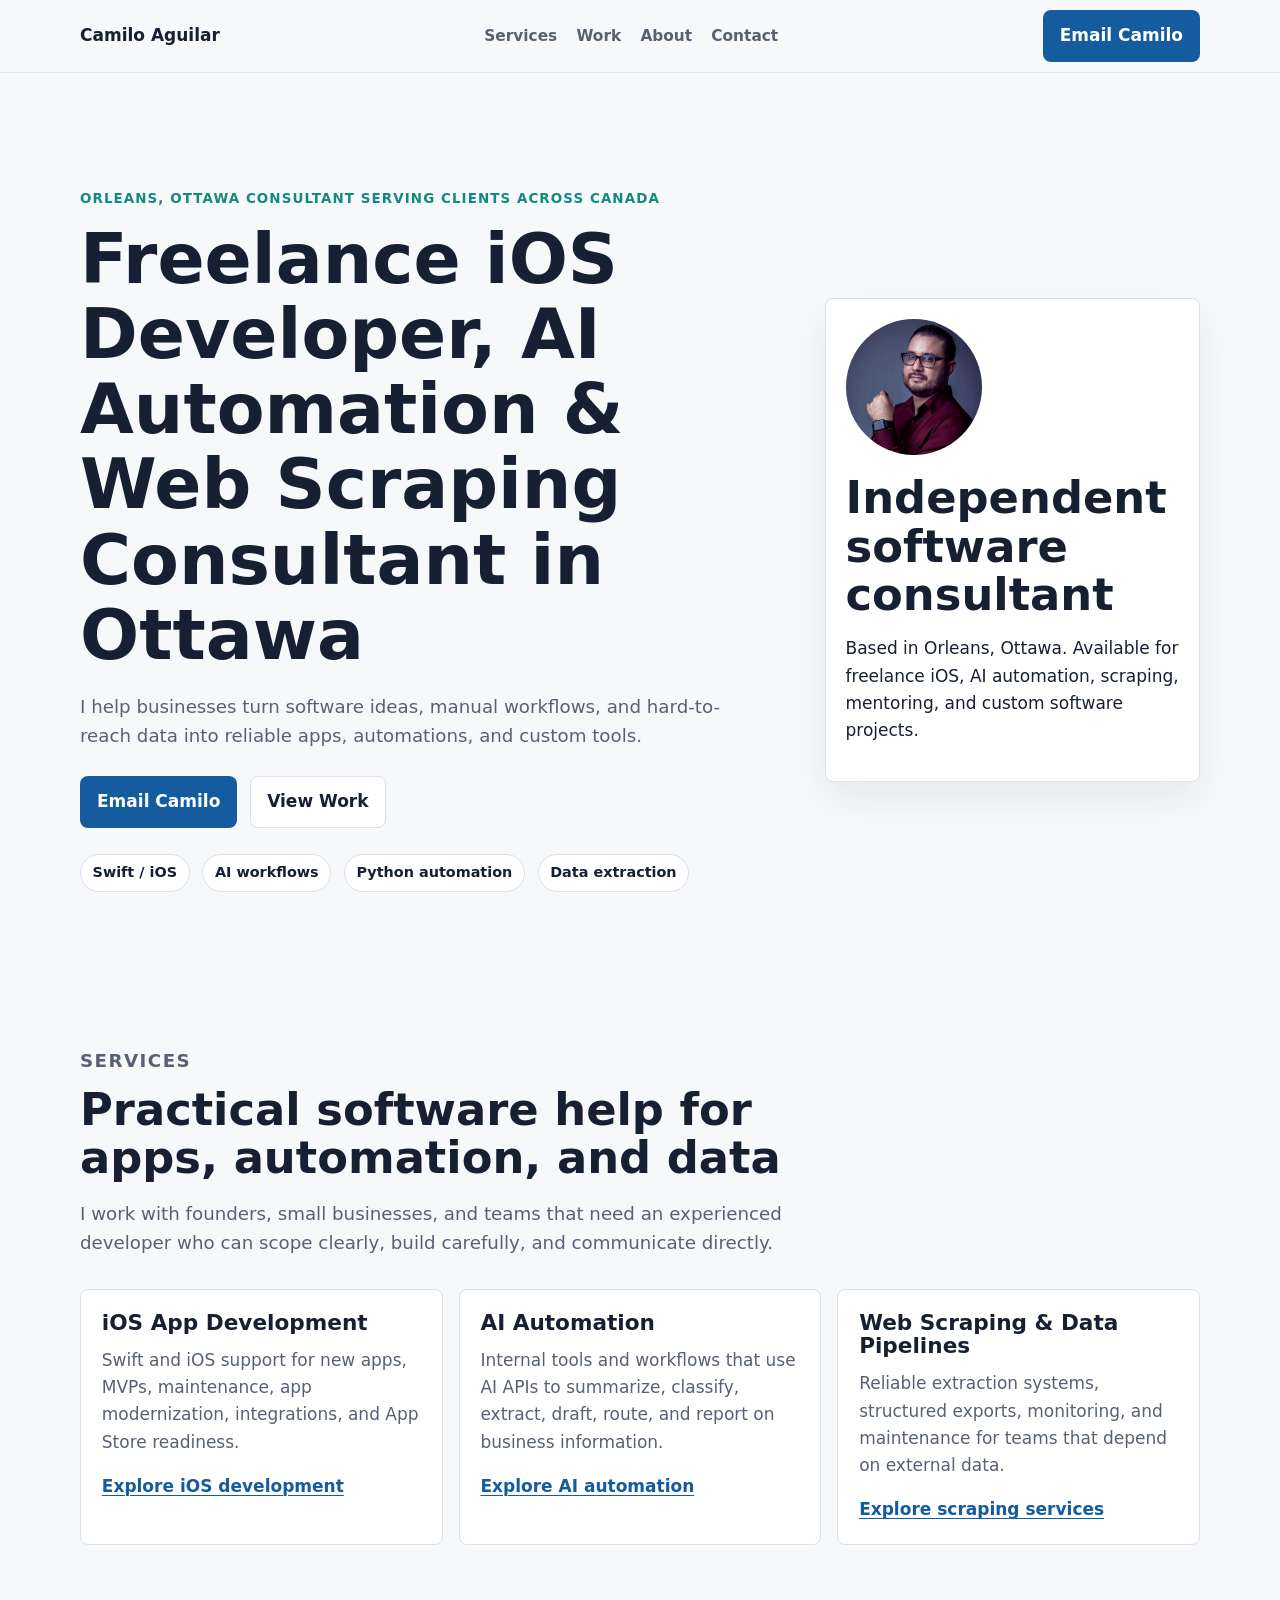
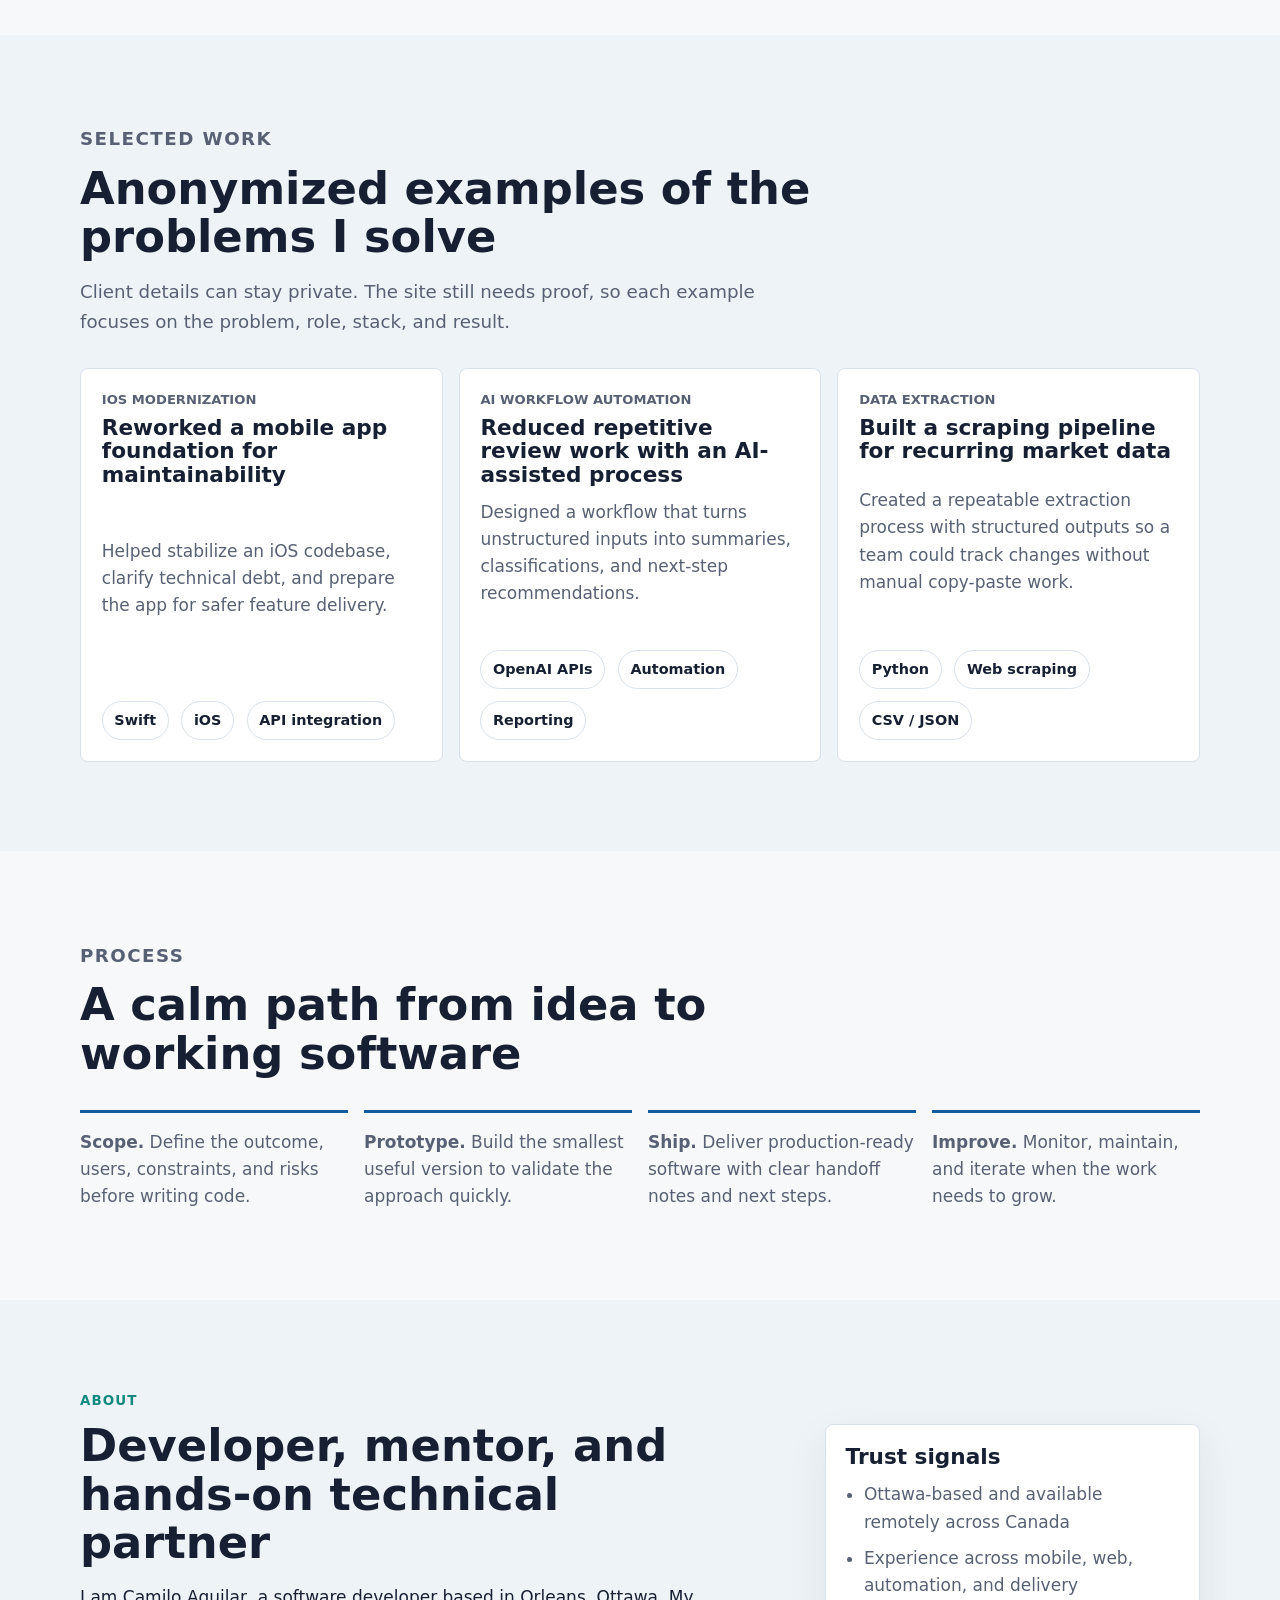
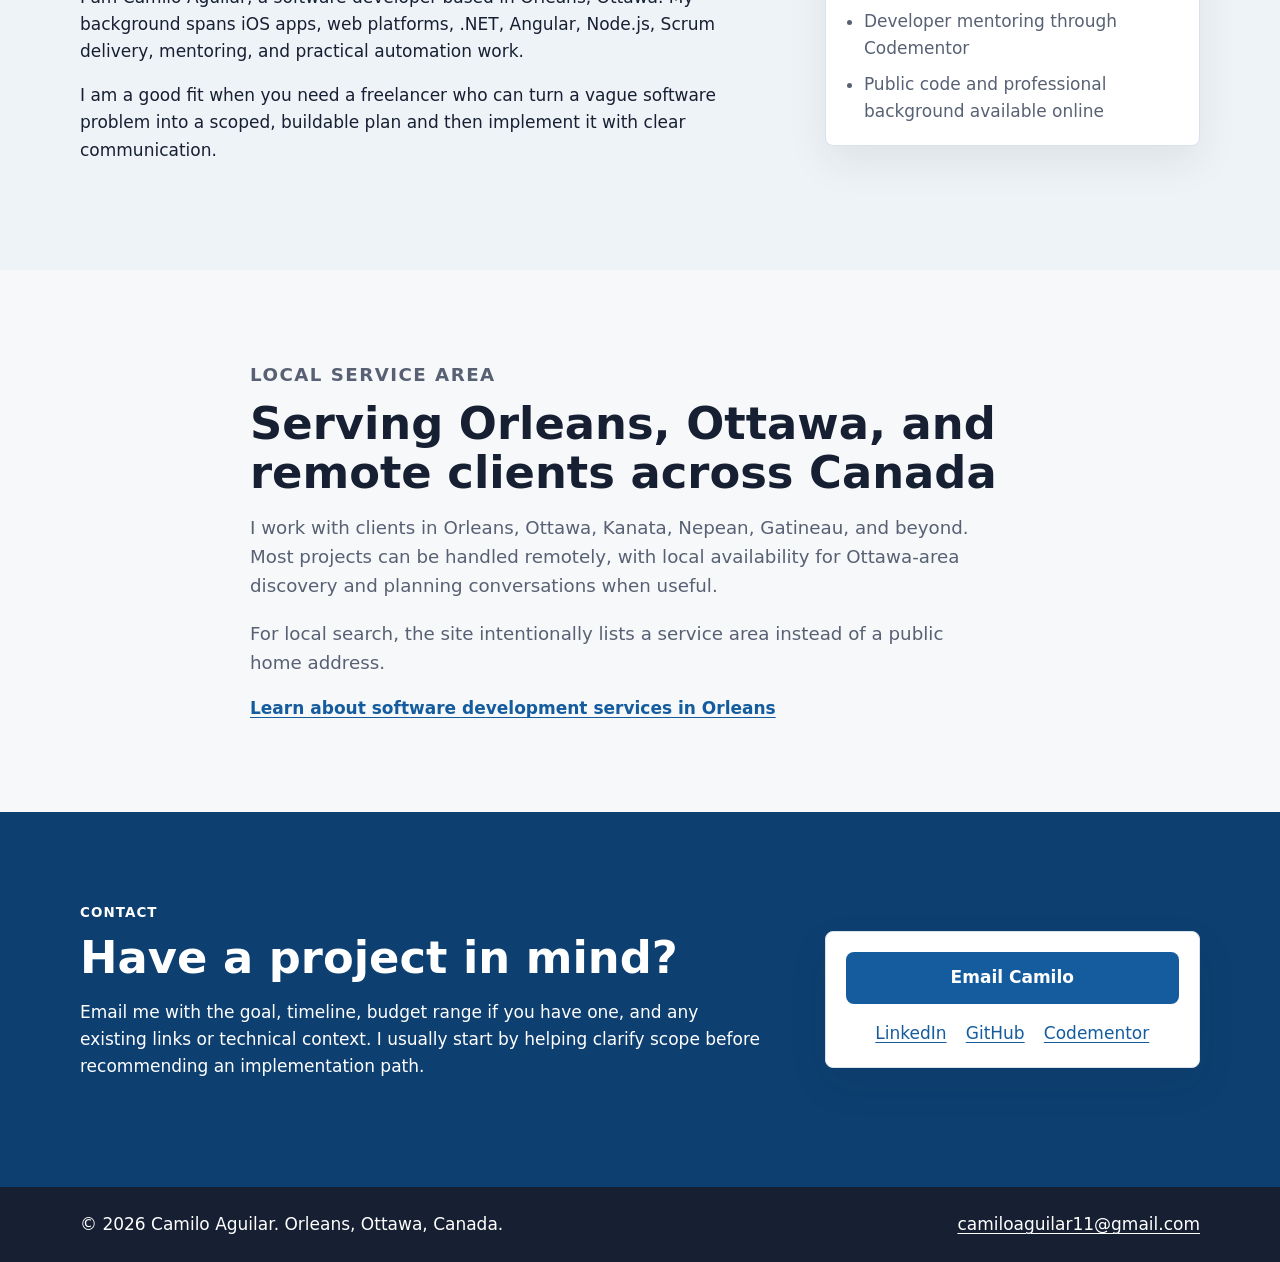
<file: index.html>
<!doctype html>
<html lang="en-CA">
<head>
  <meta charset="utf-8">
  <meta name="viewport" content="width=device-width, initial-scale=1">
  <title>Freelance iOS Developer, AI Automation &amp; Web Scraping Consultant in Ottawa | Camilo Aguilar</title>
  <meta name="description" content="Ottawa-based freelance developer building iOS apps, AI automations, web scraping tools, and custom software for businesses in Orleans, Ottawa, and across Canada.">
  <link rel="canonical" href="https://kmiloaguilar.com/">
  <meta name="robots" content="index, follow">
  <meta property="og:type" content="website">
  <meta property="og:title" content="Freelance iOS Developer, AI Automation &amp; Web Scraping Consultant in Ottawa">
  <meta property="og:description" content="Camilo Aguilar helps businesses in Orleans, Ottawa, and across Canada build iOS apps, AI workflows, scraping systems, and custom software.">
  <meta property="og:url" content="https://kmiloaguilar.com/">
  <meta property="og:image" content="https://kmiloaguilar.com/assets/643389.jpeg">
  <meta name="twitter:card" content="summary">
  <meta name="twitter:title" content="Freelance iOS Developer, AI Automation &amp; Web Scraping Consultant in Ottawa">
  <meta name="twitter:description" content="iOS development, AI automation, web scraping, and custom software consulting from Orleans, Ottawa.">
  <meta name="twitter:image" content="https://kmiloaguilar.com/assets/643389.jpeg">
  <link rel="icon" href="/assets/favicon.svg" type="image/svg+xml">
  <link rel="icon" href="/assets/favicon-32x32.png" sizes="32x32" type="image/png">
  <link rel="icon" href="/assets/favicon-16x16.png" sizes="16x16" type="image/png">
  <link rel="shortcut icon" href="/assets/favicon.ico">
  <link rel="apple-touch-icon" href="/assets/apple-touch-icon.png">
  <link rel="stylesheet" href="/css/site.css">
  <script async src="https://www.googletagmanager.com/gtag/js?id=G-XCT9X0J7BD"></script>
  <script>
    window.dataLayer = window.dataLayer || [];
    function gtag(){dataLayer.push(arguments);}
    gtag('js', new Date());
    gtag('config', 'G-XCT9X0J7BD');
  </script>
  <script src="/js/site.js" defer></script>
  <script type="application/ld+json">
  {
    "@context": "https://schema.org",
    "@graph": [
      {
        "@type": "Person",
        "@id": "https://kmiloaguilar.com/#person",
        "name": "Camilo Aguilar",
        "url": "https://kmiloaguilar.com/",
        "image": "https://kmiloaguilar.com/assets/643389.jpeg",
        "jobTitle": "Freelance Software Developer",
        "address": {
          "@type": "PostalAddress",
          "addressLocality": "Orleans",
          "addressRegion": "ON",
          "addressCountry": "CA"
        },
        "sameAs": [
          "https://www.linkedin.com/in/kmiloaguilar",
          "https://github.com/kmiloaguilar",
          "https://www.codementor.io/kmiloaguilar"
        ],
        "knowsAbout": ["iOS development", "Swift", "AI automation", "web scraping", "custom software", "data extraction"]
      },
      {
        "@type": "ProfessionalService",
        "@id": "https://kmiloaguilar.com/#business",
        "name": "Camilo Aguilar",
        "url": "https://kmiloaguilar.com/",
        "image": "https://kmiloaguilar.com/assets/643389.jpeg",
        "email": "mailto:camiloaguilar11@gmail.com",
        "areaServed": ["Orleans", "Ottawa", "Kanata", "Nepean", "Gatineau", "Canada"],
        "founder": {
          "@id": "https://kmiloaguilar.com/#person"
        },
        "serviceType": ["iOS app development", "AI automation consulting", "web scraping services", "custom software development"]
      },
      {
        "@type": "WebSite",
        "@id": "https://kmiloaguilar.com/#website",
        "name": "Camilo Aguilar",
        "url": "https://kmiloaguilar.com/",
        "publisher": {
          "@id": "https://kmiloaguilar.com/#person"
        }
      }
    ]
  }
  </script>
</head>
<body>
  <a class="skip-link" href="#main">Skip to content</a>
  <header class="site-header">
    <nav class="nav container" aria-label="Primary">
      <a class="brand" href="/" aria-label="Camilo Aguilar home">Camilo Aguilar</a>
      <div class="nav-links">
        <a href="/#services">Services</a>
        <a href="/#work">Work</a>
        <a href="/#about">About</a>
        <a href="/#contact">Contact</a>
      </div>
      <a class="nav-cta" href="mailto:camiloaguilar11@gmail.com?subject=Freelance%20project%20inquiry" data-event="lead_click" data-event-label="nav_email">Email Camilo</a>
    </nav>
  </header>

  <main id="main">
    <section class="hero">
      <div class="container hero-grid">
        <div class="hero-copy">
          <p class="eyebrow">Orleans, Ottawa consultant serving clients across Canada</p>
          <h1>Freelance iOS Developer, AI Automation &amp; Web Scraping Consultant in Ottawa</h1>
          <p class="hero-lede">I help businesses turn software ideas, manual workflows, and hard-to-reach data into reliable apps, automations, and custom tools.</p>
          <div class="actions">
            <a class="button primary" href="mailto:camiloaguilar11@gmail.com?subject=Freelance%20project%20inquiry" data-event="lead_click" data-event-label="hero_email">Email Camilo</a>
            <a class="button secondary" href="#work" data-event="view_work" data-event-label="hero_view_work">View Work</a>
          </div>
          <ul class="trust-list" aria-label="Core capabilities">
            <li>Swift / iOS</li>
            <li>AI workflows</li>
            <li>Python automation</li>
            <li>Data extraction</li>
          </ul>
        </div>
        <aside class="hero-panel" aria-label="Consulting snapshot">
          <img src="/assets/643389.jpeg" width="280" height="280" alt="Camilo Aguilar" class="portrait">
          <div>
            <h2>Independent software consultant</h2>
            <p>Based in Orleans, Ottawa. Available for freelance iOS, AI automation, scraping, mentoring, and custom software projects.</p>
          </div>
        </aside>
      </div>
    </section>

    <section id="services" class="section">
      <div class="container">
        <div class="section-heading">
          <p class="eyebrow">Services</p>
          <h2>Practical software help for apps, automation, and data</h2>
          <p>I work with founders, small businesses, and teams that need an experienced developer who can scope clearly, build carefully, and communicate directly.</p>
        </div>
        <div class="card-grid three">
          <article class="card">
            <h3>iOS App Development</h3>
            <p>Swift and iOS support for new apps, MVPs, maintenance, app modernization, integrations, and App Store readiness.</p>
            <a href="/freelance-ios-developer-ottawa/" data-event="service_interest" data-event-label="ios_development">Explore iOS development</a>
          </article>
          <article class="card">
            <h3>AI Automation</h3>
            <p>Internal tools and workflows that use AI APIs to summarize, classify, extract, draft, route, and report on business information.</p>
            <a href="/ai-automation-consultant-ottawa/" data-event="service_interest" data-event-label="ai_automation">Explore AI automation</a>
          </article>
          <article class="card">
            <h3>Web Scraping &amp; Data Pipelines</h3>
            <p>Reliable extraction systems, structured exports, monitoring, and maintenance for teams that depend on external data.</p>
            <a href="/web-scraping-services-ottawa/" data-event="service_interest" data-event-label="web_scraping">Explore scraping services</a>
          </article>
        </div>
      </div>
    </section>

    <section id="work" class="section alt">
      <div class="container">
        <div class="section-heading">
          <p class="eyebrow">Selected work</p>
          <h2>Anonymized examples of the problems I solve</h2>
          <p>Client details can stay private. The site still needs proof, so each example focuses on the problem, role, stack, and result.</p>
        </div>
        <div class="case-list">
          <article class="case-card">
            <div>
              <p class="case-kicker">iOS modernization</p>
              <h3>Reworked a mobile app foundation for maintainability</h3>
            </div>
            <p>Helped stabilize an iOS codebase, clarify technical debt, and prepare the app for safer feature delivery.</p>
            <ul class="tag-list" aria-label="Technologies used">
              <li>Swift</li>
              <li>iOS</li>
              <li>API integration</li>
            </ul>
          </article>
          <article class="case-card">
            <div>
              <p class="case-kicker">AI workflow automation</p>
              <h3>Reduced repetitive review work with an AI-assisted process</h3>
            </div>
            <p>Designed a workflow that turns unstructured inputs into summaries, classifications, and next-step recommendations.</p>
            <ul class="tag-list" aria-label="Technologies used">
              <li>OpenAI APIs</li>
              <li>Automation</li>
              <li>Reporting</li>
            </ul>
          </article>
          <article class="case-card">
            <div>
              <p class="case-kicker">Data extraction</p>
              <h3>Built a scraping pipeline for recurring market data</h3>
            </div>
            <p>Created a repeatable extraction process with structured outputs so a team could track changes without manual copy-paste work.</p>
            <ul class="tag-list" aria-label="Technologies used">
              <li>Python</li>
              <li>Web scraping</li>
              <li>CSV / JSON</li>
            </ul>
          </article>
        </div>
      </div>
    </section>

    <section id="process" class="section">
      <div class="container">
        <div class="section-heading">
          <p class="eyebrow">Process</p>
          <h2>A calm path from idea to working software</h2>
        </div>
        <ol class="process-list">
          <li><strong>Scope.</strong> Define the outcome, users, constraints, and risks before writing code.</li>
          <li><strong>Prototype.</strong> Build the smallest useful version to validate the approach quickly.</li>
          <li><strong>Ship.</strong> Deliver production-ready software with clear handoff notes and next steps.</li>
          <li><strong>Improve.</strong> Monitor, maintain, and iterate when the work needs to grow.</li>
        </ol>
      </div>
    </section>

    <section id="about" class="section alt">
      <div class="container about-grid">
        <div>
          <p class="eyebrow">About</p>
          <h2>Developer, mentor, and hands-on technical partner</h2>
          <p>I am Camilo Aguilar, a software developer based in Orleans, Ottawa. My background spans iOS apps, web platforms, .NET, Angular, Node.js, Scrum delivery, mentoring, and practical automation work.</p>
          <p>I am a good fit when you need a freelancer who can turn a vague software problem into a scoped, buildable plan and then implement it with clear communication.</p>
        </div>
        <div class="proof-box">
          <h3>Trust signals</h3>
          <ul class="check-list">
            <li>Ottawa-based and available remotely across Canada</li>
            <li>Experience across mobile, web, automation, and delivery</li>
            <li>Developer mentoring through Codementor</li>
            <li>Public code and professional background available online</li>
          </ul>
        </div>
      </div>
    </section>

    <section id="area" class="section">
      <div class="container narrow">
        <p class="eyebrow">Local service area</p>
        <h2>Serving Orleans, Ottawa, and remote clients across Canada</h2>
        <p>I work with clients in Orleans, Ottawa, Kanata, Nepean, Gatineau, and beyond. Most projects can be handled remotely, with local availability for Ottawa-area discovery and planning conversations when useful.</p>
        <p>For local search, the site intentionally lists a service area instead of a public home address.</p>
        <a class="text-link" href="/software-developer-orleans/" data-event="service_interest" data-event-label="orleans_software_development">Learn about software development services in Orleans</a>
      </div>
    </section>

    <section id="contact" class="section contact-section">
      <div class="container contact-grid">
        <div>
          <p class="eyebrow">Contact</p>
          <h2>Have a project in mind?</h2>
          <p>Email me with the goal, timeline, budget range if you have one, and any existing links or technical context. I usually start by helping clarify scope before recommending an implementation path.</p>
        </div>
        <div class="contact-card">
          <a class="button primary wide" href="mailto:camiloaguilar11@gmail.com?subject=Freelance%20project%20inquiry&body=Hi%20Camilo%2C%0A%0AI%27m%20looking%20for%20help%20with%3A%0A%0AGoal%3A%0ATimeline%3A%0ABudget%20range%20%28optional%29%3A%0ARelevant%20links%3A%0A" data-event="lead_click" data-event-label="contact_email">Email Camilo</a>
          <ul class="social-links" aria-label="Professional profiles">
            <li><a href="https://www.linkedin.com/in/kmiloaguilar" rel="noopener noreferrer" data-event="profile_click" data-event-label="linkedin">LinkedIn</a></li>
            <li><a href="https://github.com/kmiloaguilar" rel="noopener noreferrer" data-event="profile_click" data-event-label="github">GitHub</a></li>
            <li><a href="https://www.codementor.io/kmiloaguilar" rel="noopener noreferrer" data-event="profile_click" data-event-label="codementor">Codementor</a></li>
          </ul>
        </div>
      </div>
    </section>
  </main>

  <footer class="site-footer">
    <div class="container footer-grid">
      <p>&copy; 2026 Camilo Aguilar. Orleans, Ottawa, Canada.</p>
      <a href="mailto:camiloaguilar11@gmail.com" data-event="lead_click" data-event-label="footer_email">camiloaguilar11@gmail.com</a>
    </div>
  </footer>
</body>
</html>
</file>
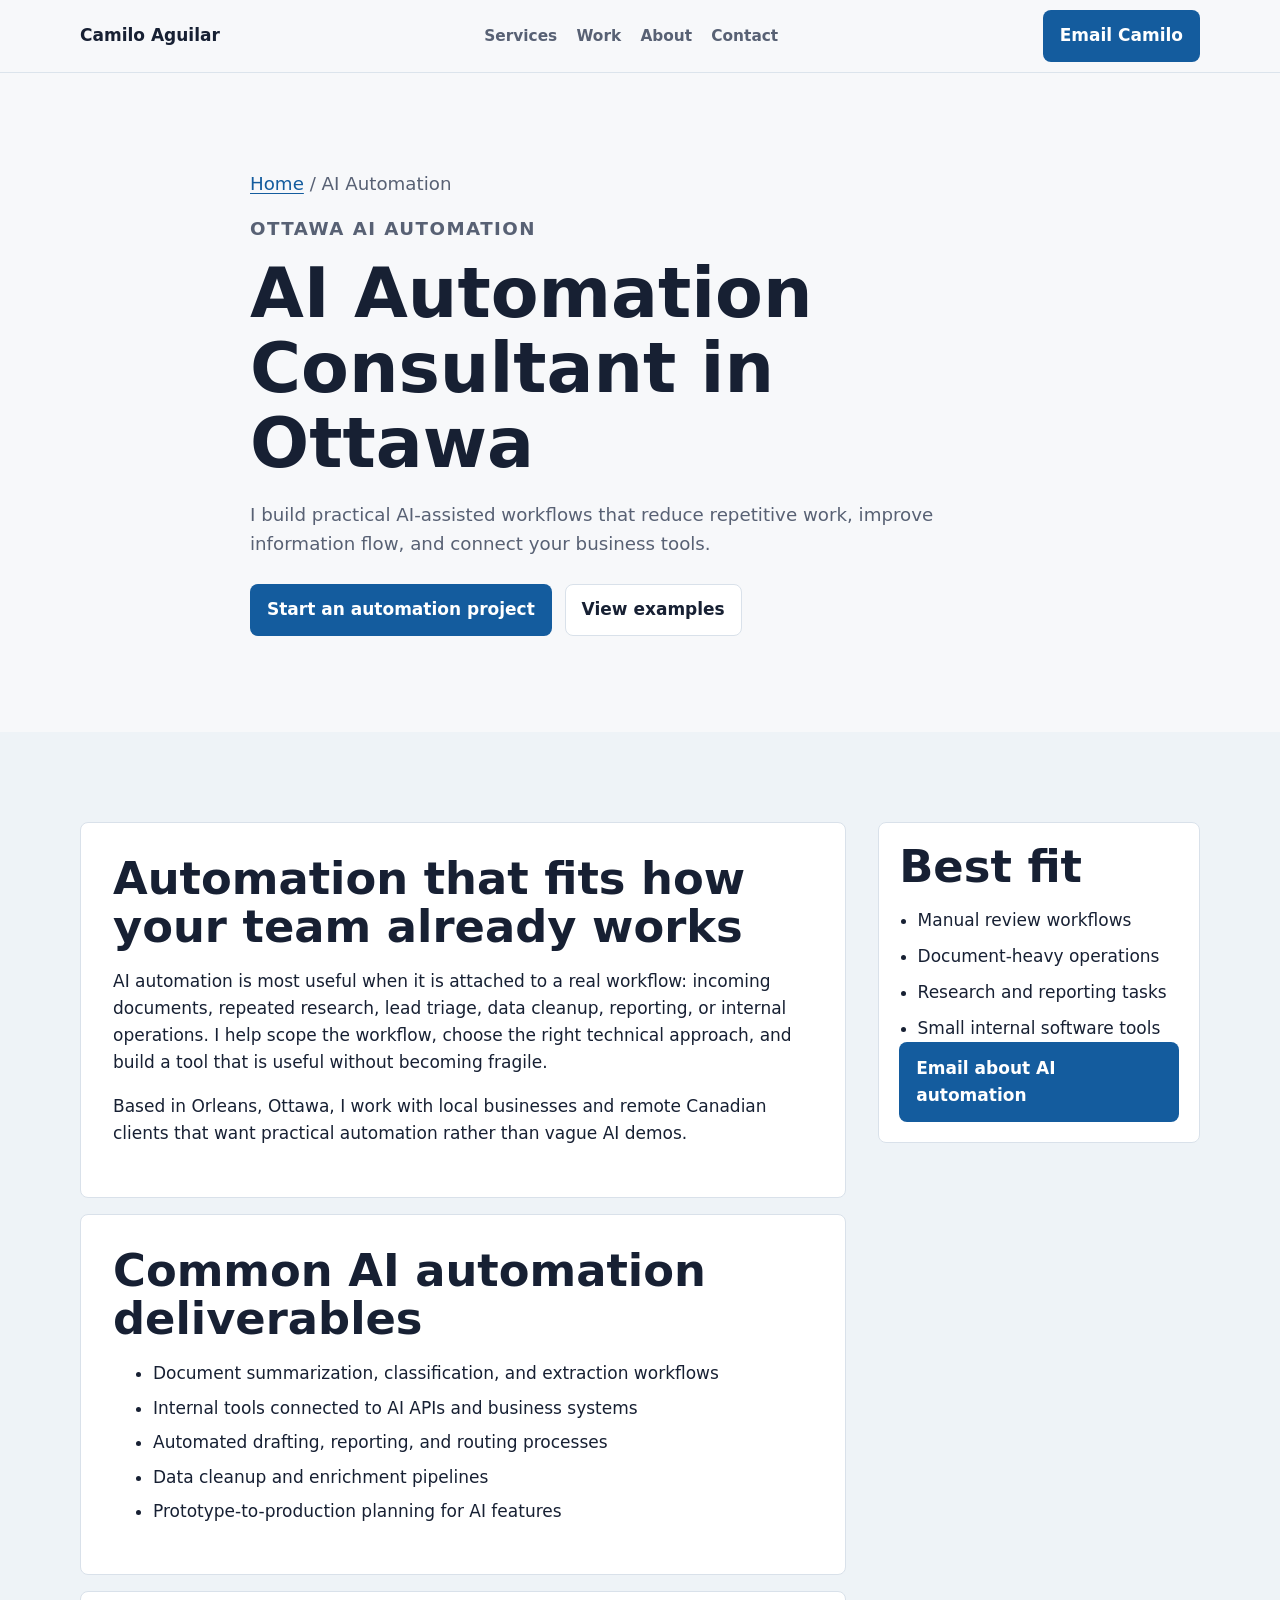
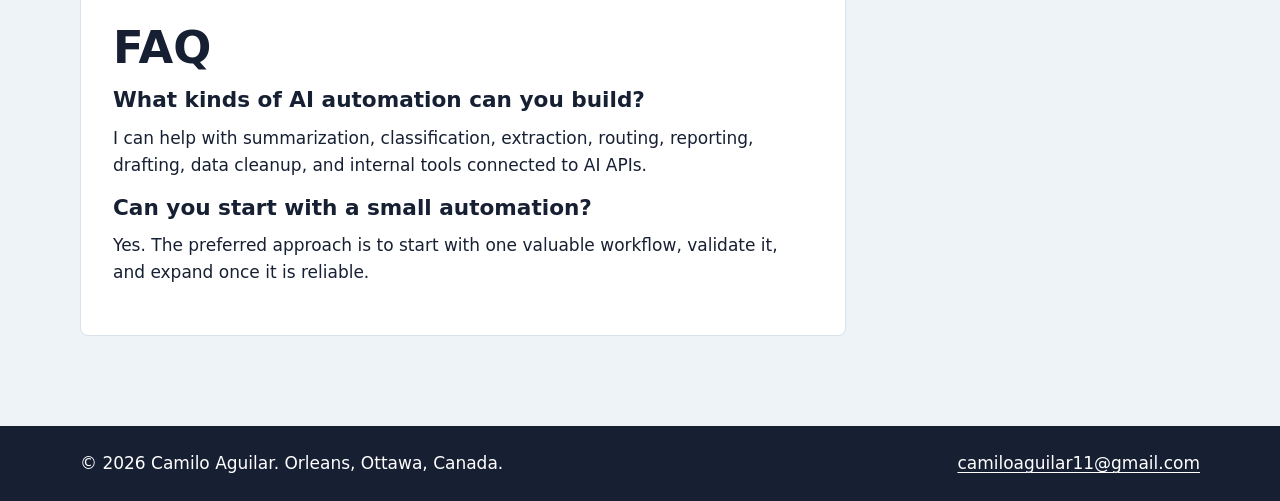
<file: ai-automation-consultant-ottawa/index.html>
<!doctype html>
<html lang="en-CA">
<head>
  <meta charset="utf-8">
  <meta name="viewport" content="width=device-width, initial-scale=1">
  <title>AI Automation Consultant in Ottawa | Workflow Automation</title>
  <meta name="description" content="Ottawa AI automation consultant helping businesses automate workflows, summarize documents, classify information, and connect AI APIs to practical tools.">
  <link rel="canonical" href="https://kmiloaguilar.com/ai-automation-consultant-ottawa/">
  <meta name="robots" content="index, follow">
  <meta property="og:type" content="website">
  <meta property="og:title" content="AI Automation Consultant in Ottawa">
  <meta property="og:description" content="Practical AI workflow automation for Ottawa businesses and remote teams across Canada.">
  <meta property="og:url" content="https://kmiloaguilar.com/ai-automation-consultant-ottawa/">
  <meta property="og:image" content="https://kmiloaguilar.com/assets/643389.jpeg">
  <meta name="twitter:card" content="summary">
  <link rel="icon" href="/assets/favicon.svg" type="image/svg+xml">
  <link rel="icon" href="/assets/favicon-32x32.png" sizes="32x32" type="image/png">
  <link rel="icon" href="/assets/favicon-16x16.png" sizes="16x16" type="image/png">
  <link rel="shortcut icon" href="/assets/favicon.ico">
  <link rel="apple-touch-icon" href="/assets/apple-touch-icon.png">
  <link rel="stylesheet" href="/css/site.css">
  <script async src="https://www.googletagmanager.com/gtag/js?id=G-XCT9X0J7BD"></script>
  <script>
    window.dataLayer = window.dataLayer || [];
    function gtag(){dataLayer.push(arguments);}
    gtag('js', new Date());
    gtag('config', 'G-XCT9X0J7BD');
  </script>
  <script src="/js/site.js" defer></script>
  <script type="application/ld+json">
  {
    "@context": "https://schema.org",
    "@graph": [
      {
        "@type": "Service",
        "@id": "https://kmiloaguilar.com/ai-automation-consultant-ottawa/#service",
        "name": "AI Automation Consulting in Ottawa",
        "serviceType": "AI workflow automation",
        "provider": {"@type": "Person", "name": "Camilo Aguilar", "url": "https://kmiloaguilar.com/"},
        "areaServed": ["Ottawa", "Orleans", "Kanata", "Nepean", "Gatineau", "Canada"],
        "description": "AI-assisted workflow automation, internal tools, document processing, classification, extraction, and reporting."
      },
      {
        "@type": "BreadcrumbList",
        "itemListElement": [
          {"@type": "ListItem", "position": 1, "name": "Home", "item": "https://kmiloaguilar.com/"},
          {"@type": "ListItem", "position": 2, "name": "AI Automation Consultant Ottawa", "item": "https://kmiloaguilar.com/ai-automation-consultant-ottawa/"}
        ]
      },
      {
        "@type": "FAQPage",
        "mainEntity": [
          {
            "@type": "Question",
            "name": "What kinds of AI automation can you build?",
            "acceptedAnswer": {"@type": "Answer", "text": "I can help with summarization, classification, extraction, routing, reporting, drafting, data cleanup, and internal tools connected to AI APIs."}
          },
          {
            "@type": "Question",
            "name": "Can you start with a small automation?",
            "acceptedAnswer": {"@type": "Answer", "text": "Yes. The preferred approach is to start with one valuable workflow, validate it, and expand once it is reliable."}
          }
        ]
      }
    ]
  }
  </script>
</head>
<body>
  <a class="skip-link" href="#main">Skip to content</a>
  <header class="site-header">
    <nav class="nav container" aria-label="Primary">
      <a class="brand" href="/">Camilo Aguilar</a>
      <div class="nav-links">
        <a href="/#services">Services</a>
        <a href="/#work">Work</a>
        <a href="/#about">About</a>
        <a href="/#contact">Contact</a>
      </div>
      <a class="nav-cta" href="mailto:camiloaguilar11@gmail.com?subject=AI%20automation%20inquiry" data-event="lead_click" data-event-label="nav_email_ai">Email Camilo</a>
    </nav>
  </header>
  <main id="main">
    <section class="service-hero">
      <div class="container narrow">
        <p class="breadcrumb"><a href="/">Home</a> / AI Automation</p>
        <p class="eyebrow">Ottawa AI automation</p>
        <h1>AI Automation Consultant in Ottawa</h1>
        <p class="hero-lede">I build practical AI-assisted workflows that reduce repetitive work, improve information flow, and connect your business tools.</p>
        <div class="actions">
          <a class="button primary" href="mailto:camiloaguilar11@gmail.com?subject=AI%20automation%20inquiry" data-event="lead_click" data-event-label="hero_email_ai">Start an automation project</a>
          <a class="button secondary" href="/#work" data-event="view_work" data-event-label="ai_view_examples">View examples</a>
        </div>
      </div>
    </section>
    <section class="section alt">
      <div class="container detail-grid">
        <div>
          <article class="content-block">
            <h2>Automation that fits how your team already works</h2>
            <p>AI automation is most useful when it is attached to a real workflow: incoming documents, repeated research, lead triage, data cleanup, reporting, or internal operations. I help scope the workflow, choose the right technical approach, and build a tool that is useful without becoming fragile.</p>
            <p>Based in Orleans, Ottawa, I work with local businesses and remote Canadian clients that want practical automation rather than vague AI demos.</p>
          </article>
          <article class="content-block">
            <h2>Common AI automation deliverables</h2>
            <ul>
              <li>Document summarization, classification, and extraction workflows</li>
              <li>Internal tools connected to AI APIs and business systems</li>
              <li>Automated drafting, reporting, and routing processes</li>
              <li>Data cleanup and enrichment pipelines</li>
              <li>Prototype-to-production planning for AI features</li>
            </ul>
          </article>
          <article class="content-block">
            <h2>FAQ</h2>
            <h3>What kinds of AI automation can you build?</h3>
            <p>I can help with summarization, classification, extraction, routing, reporting, drafting, data cleanup, and internal tools connected to AI APIs.</p>
            <h3>Can you start with a small automation?</h3>
            <p>Yes. The preferred approach is to start with one valuable workflow, validate it, and expand once it is reliable.</p>
          </article>
        </div>
        <aside class="side-panel">
          <h2>Best fit</h2>
          <ul class="check-list">
            <li>Manual review workflows</li>
            <li>Document-heavy operations</li>
            <li>Research and reporting tasks</li>
            <li>Small internal software tools</li>
          </ul>
          <a class="button primary wide" href="mailto:camiloaguilar11@gmail.com?subject=AI%20automation%20inquiry" data-event="lead_click" data-event-label="sidebar_email_ai">Email about AI automation</a>
        </aside>
      </div>
    </section>
  </main>
  <footer class="site-footer">
    <div class="container footer-grid">
      <p>&copy; 2026 Camilo Aguilar. Orleans, Ottawa, Canada.</p>
      <a href="mailto:camiloaguilar11@gmail.com" data-event="lead_click" data-event-label="footer_email">camiloaguilar11@gmail.com</a>
    </div>
  </footer>
</body>
</html>
</file>
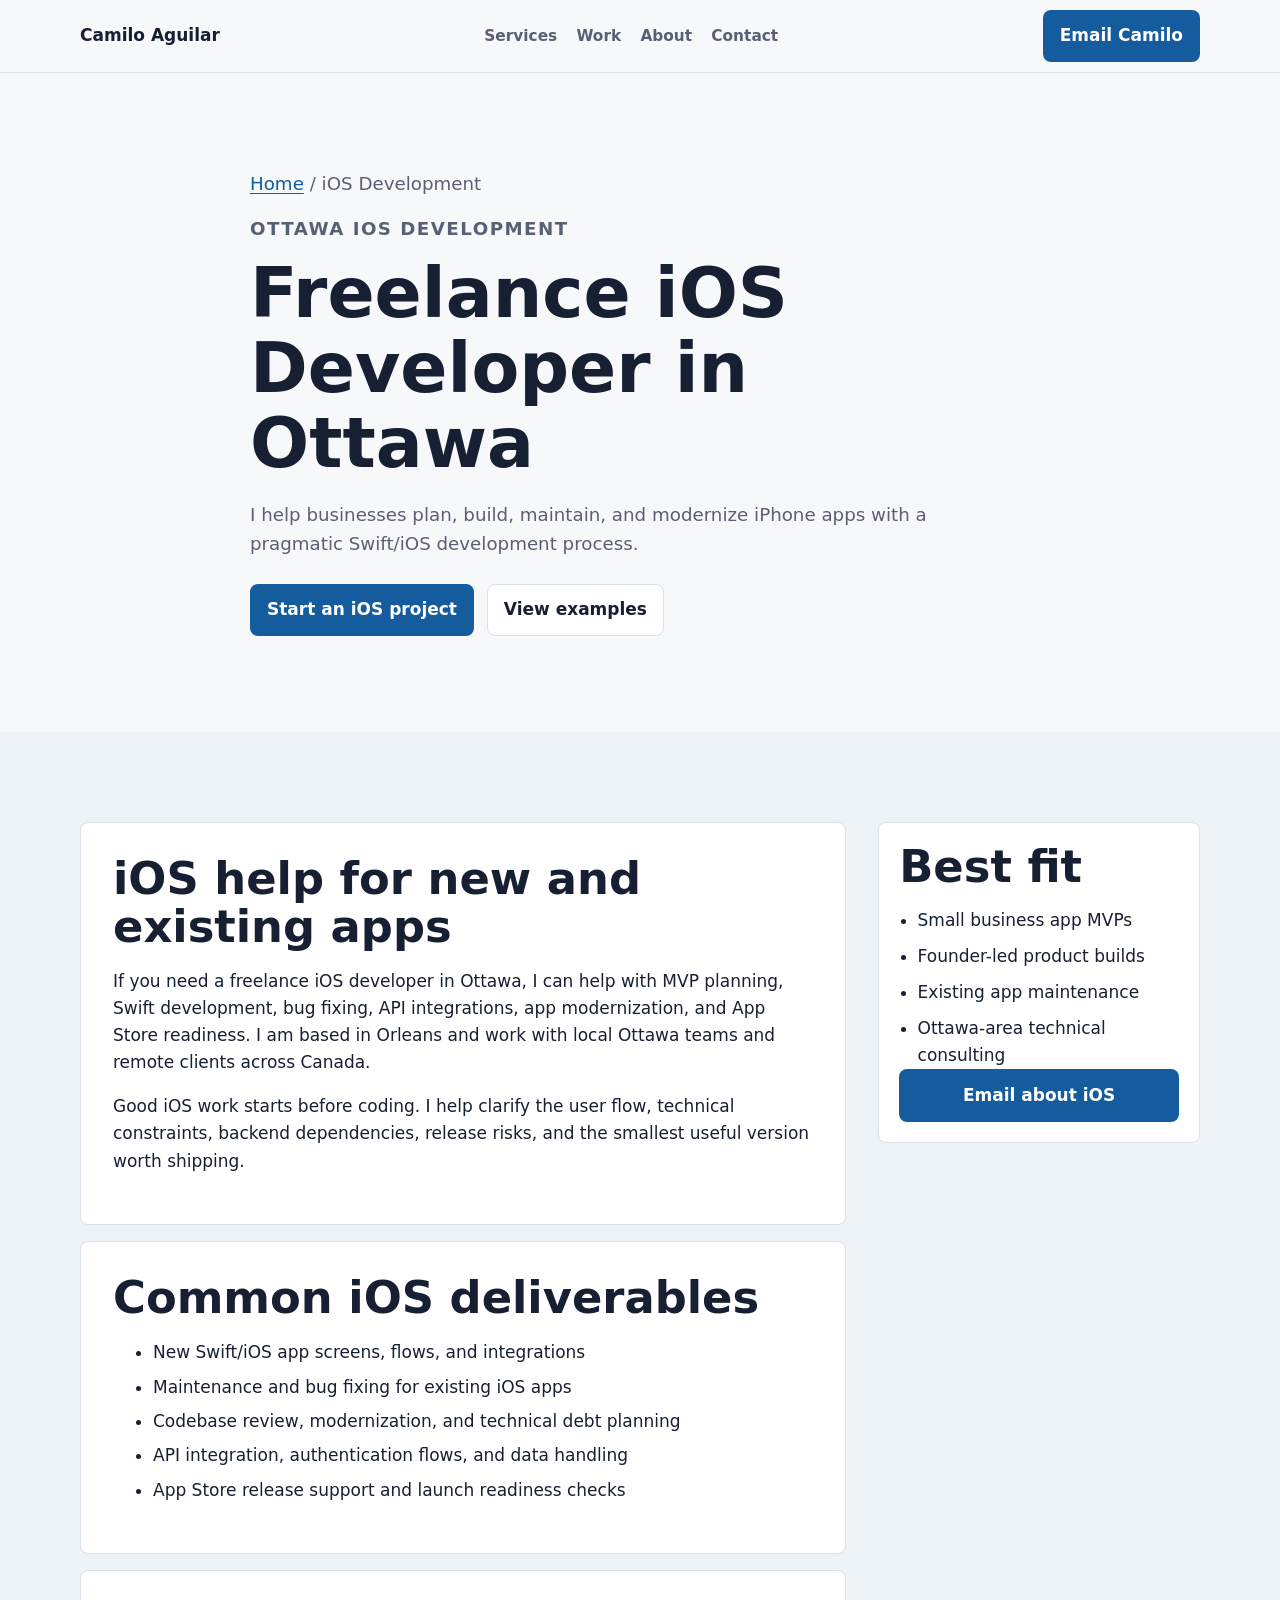
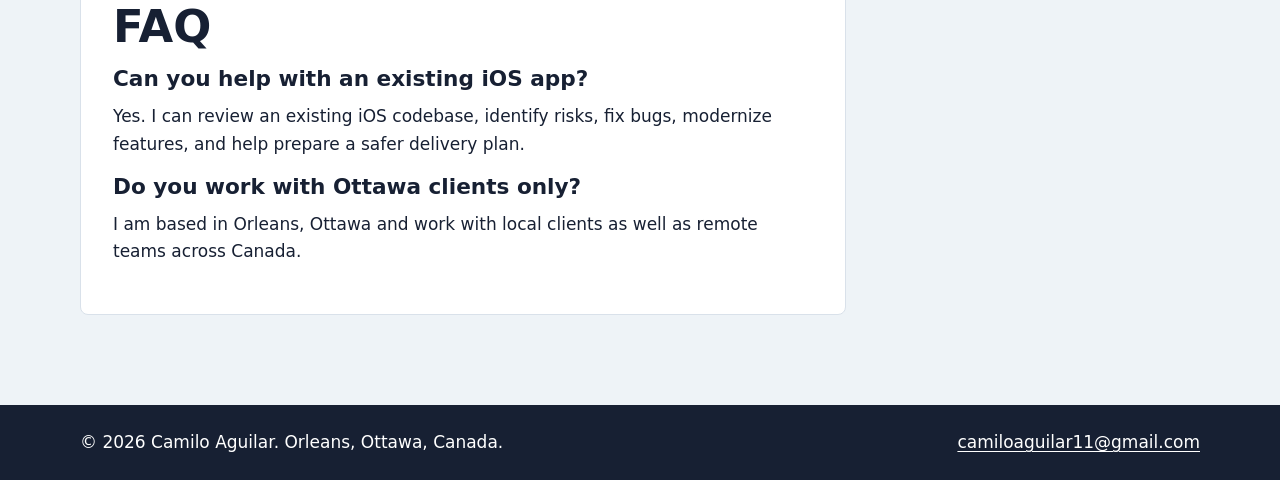
<file: freelance-ios-developer-ottawa/index.html>
<!doctype html>
<html lang="en-CA">
<head>
  <meta charset="utf-8">
  <meta name="viewport" content="width=device-width, initial-scale=1">
  <title>Freelance iOS Developer in Ottawa | Swift App Development</title>
  <meta name="description" content="Hire an Ottawa freelance iOS developer for Swift app development, MVP builds, app modernization, integrations, maintenance, and App Store readiness.">
  <link rel="canonical" href="https://kmiloaguilar.com/freelance-ios-developer-ottawa/">
  <meta name="robots" content="index, follow">
  <meta property="og:type" content="website">
  <meta property="og:title" content="Freelance iOS Developer in Ottawa">
  <meta property="og:description" content="Swift and iOS app development help from Camilo Aguilar, an Orleans/Ottawa freelance software developer.">
  <meta property="og:url" content="https://kmiloaguilar.com/freelance-ios-developer-ottawa/">
  <meta property="og:image" content="https://kmiloaguilar.com/assets/643389.jpeg">
  <meta name="twitter:card" content="summary">
  <link rel="icon" href="/assets/favicon.svg" type="image/svg+xml">
  <link rel="icon" href="/assets/favicon-32x32.png" sizes="32x32" type="image/png">
  <link rel="icon" href="/assets/favicon-16x16.png" sizes="16x16" type="image/png">
  <link rel="shortcut icon" href="/assets/favicon.ico">
  <link rel="apple-touch-icon" href="/assets/apple-touch-icon.png">
  <link rel="stylesheet" href="/css/site.css">
  <script async src="https://www.googletagmanager.com/gtag/js?id=G-XCT9X0J7BD"></script>
  <script>
    window.dataLayer = window.dataLayer || [];
    function gtag(){dataLayer.push(arguments);}
    gtag('js', new Date());
    gtag('config', 'G-XCT9X0J7BD');
  </script>
  <script src="/js/site.js" defer></script>
  <script type="application/ld+json">
  {
    "@context": "https://schema.org",
    "@graph": [
      {
        "@type": "Service",
        "@id": "https://kmiloaguilar.com/freelance-ios-developer-ottawa/#service",
        "name": "Freelance iOS Development in Ottawa",
        "serviceType": "iOS app development",
        "provider": {
          "@type": "Person",
          "name": "Camilo Aguilar",
          "url": "https://kmiloaguilar.com/"
        },
        "areaServed": ["Ottawa", "Orleans", "Kanata", "Nepean", "Gatineau", "Canada"],
        "description": "Swift and iOS app development, modernization, integrations, maintenance, and App Store support."
      },
      {
        "@type": "BreadcrumbList",
        "itemListElement": [
          {"@type": "ListItem", "position": 1, "name": "Home", "item": "https://kmiloaguilar.com/"},
          {"@type": "ListItem", "position": 2, "name": "Freelance iOS Developer Ottawa", "item": "https://kmiloaguilar.com/freelance-ios-developer-ottawa/"}
        ]
      },
      {
        "@type": "FAQPage",
        "mainEntity": [
          {
            "@type": "Question",
            "name": "Can you help with an existing iOS app?",
            "acceptedAnswer": {"@type": "Answer", "text": "Yes. I can review an existing iOS codebase, identify risks, fix bugs, modernize features, and help prepare a safer delivery plan."}
          },
          {
            "@type": "Question",
            "name": "Do you work with Ottawa clients only?",
            "acceptedAnswer": {"@type": "Answer", "text": "I am based in Orleans, Ottawa and work with local clients as well as remote teams across Canada."}
          }
        ]
      }
    ]
  }
  </script>
</head>
<body>
  <a class="skip-link" href="#main">Skip to content</a>
  <header class="site-header">
    <nav class="nav container" aria-label="Primary">
      <a class="brand" href="/">Camilo Aguilar</a>
      <div class="nav-links">
        <a href="/#services">Services</a>
        <a href="/#work">Work</a>
        <a href="/#about">About</a>
        <a href="/#contact">Contact</a>
      </div>
      <a class="nav-cta" href="mailto:camiloaguilar11@gmail.com?subject=iOS%20development%20inquiry" data-event="lead_click" data-event-label="nav_email_ios">Email Camilo</a>
    </nav>
  </header>
  <main id="main">
    <section class="service-hero">
      <div class="container narrow">
        <p class="breadcrumb"><a href="/">Home</a> / iOS Development</p>
        <p class="eyebrow">Ottawa iOS development</p>
        <h1>Freelance iOS Developer in Ottawa</h1>
        <p class="hero-lede">I help businesses plan, build, maintain, and modernize iPhone apps with a pragmatic Swift/iOS development process.</p>
        <div class="actions">
          <a class="button primary" href="mailto:camiloaguilar11@gmail.com?subject=iOS%20development%20inquiry" data-event="lead_click" data-event-label="hero_email_ios">Start an iOS project</a>
          <a class="button secondary" href="/#work" data-event="view_work" data-event-label="ios_view_examples">View examples</a>
        </div>
      </div>
    </section>
    <section class="section alt">
      <div class="container detail-grid">
        <div>
          <article class="content-block">
            <h2>iOS help for new and existing apps</h2>
            <p>If you need a freelance iOS developer in Ottawa, I can help with MVP planning, Swift development, bug fixing, API integrations, app modernization, and App Store readiness. I am based in Orleans and work with local Ottawa teams and remote clients across Canada.</p>
            <p>Good iOS work starts before coding. I help clarify the user flow, technical constraints, backend dependencies, release risks, and the smallest useful version worth shipping.</p>
          </article>
          <article class="content-block">
            <h2>Common iOS deliverables</h2>
            <ul>
              <li>New Swift/iOS app screens, flows, and integrations</li>
              <li>Maintenance and bug fixing for existing iOS apps</li>
              <li>Codebase review, modernization, and technical debt planning</li>
              <li>API integration, authentication flows, and data handling</li>
              <li>App Store release support and launch readiness checks</li>
            </ul>
          </article>
          <article class="content-block">
            <h2>FAQ</h2>
            <h3>Can you help with an existing iOS app?</h3>
            <p>Yes. I can review an existing iOS codebase, identify risks, fix bugs, modernize features, and help prepare a safer delivery plan.</p>
            <h3>Do you work with Ottawa clients only?</h3>
            <p>I am based in Orleans, Ottawa and work with local clients as well as remote teams across Canada.</p>
          </article>
        </div>
        <aside class="side-panel">
          <h2>Best fit</h2>
          <ul class="check-list">
            <li>Small business app MVPs</li>
            <li>Founder-led product builds</li>
            <li>Existing app maintenance</li>
            <li>Ottawa-area technical consulting</li>
          </ul>
          <a class="button primary wide" href="mailto:camiloaguilar11@gmail.com?subject=iOS%20development%20inquiry" data-event="lead_click" data-event-label="sidebar_email_ios">Email about iOS</a>
        </aside>
      </div>
    </section>
  </main>
  <footer class="site-footer">
    <div class="container footer-grid">
      <p>&copy; 2026 Camilo Aguilar. Orleans, Ottawa, Canada.</p>
      <a href="mailto:camiloaguilar11@gmail.com" data-event="lead_click" data-event-label="footer_email">camiloaguilar11@gmail.com</a>
    </div>
  </footer>
</body>
</html>
</file>
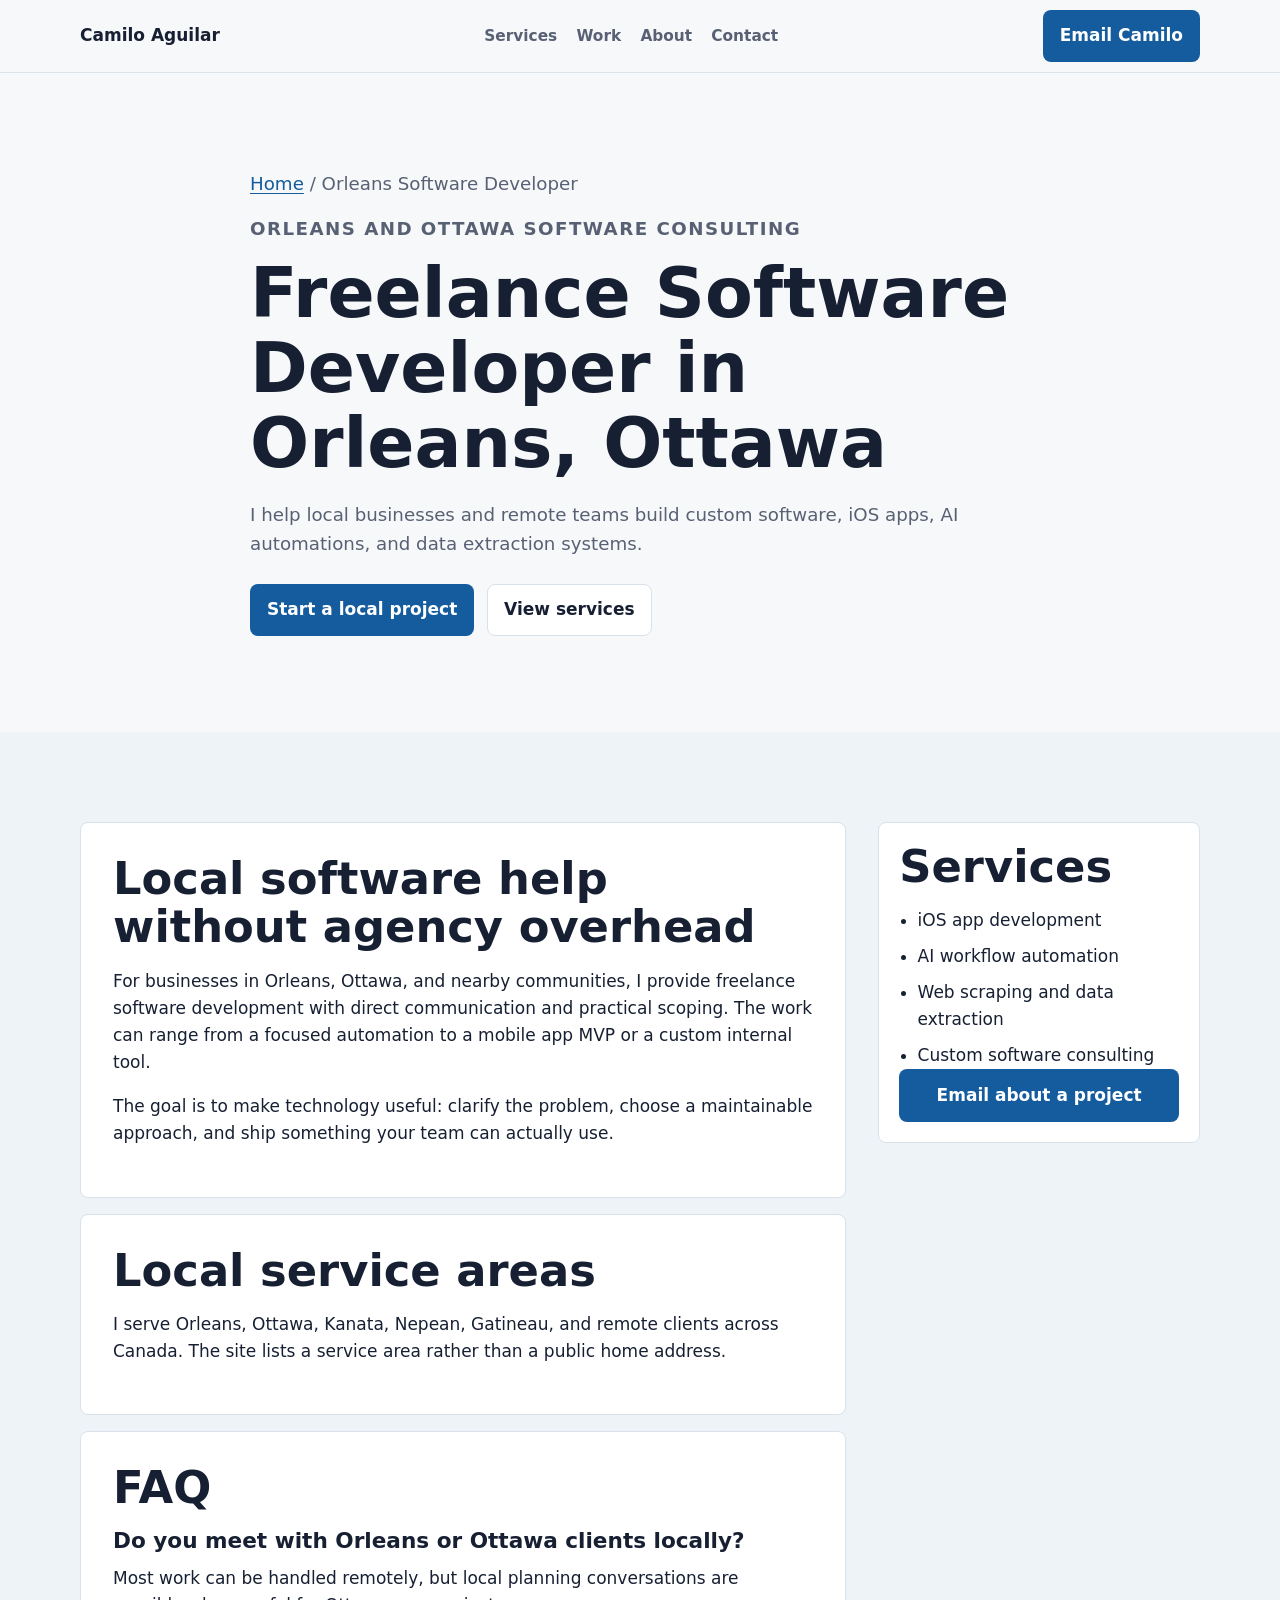
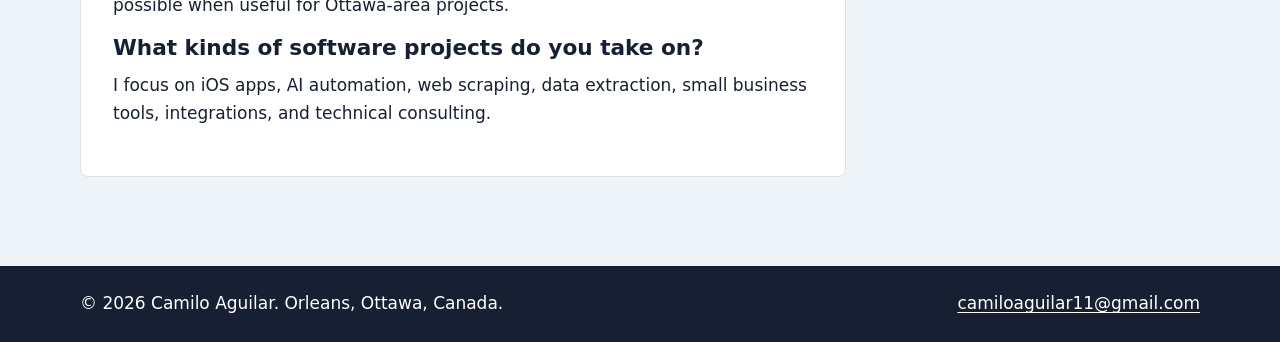
<file: software-developer-orleans/index.html>
<!doctype html>
<html lang="en-CA">
<head>
  <meta charset="utf-8">
  <meta name="viewport" content="width=device-width, initial-scale=1">
  <title>Freelance Software Developer in Orleans, Ottawa | Camilo Aguilar</title>
  <meta name="description" content="Freelance software developer in Orleans, Ottawa offering iOS development, AI automation, web scraping, custom tools, and technical consulting.">
  <link rel="canonical" href="https://kmiloaguilar.com/software-developer-orleans/">
  <meta name="robots" content="index, follow">
  <meta property="og:type" content="website">
  <meta property="og:title" content="Freelance Software Developer in Orleans, Ottawa">
  <meta property="og:description" content="Local Orleans/Ottawa software consulting for iOS apps, AI automation, web scraping, and custom software.">
  <meta property="og:url" content="https://kmiloaguilar.com/software-developer-orleans/">
  <meta property="og:image" content="https://kmiloaguilar.com/assets/643389.jpeg">
  <meta name="twitter:card" content="summary">
  <link rel="icon" href="/assets/favicon.svg" type="image/svg+xml">
  <link rel="icon" href="/assets/favicon-32x32.png" sizes="32x32" type="image/png">
  <link rel="icon" href="/assets/favicon-16x16.png" sizes="16x16" type="image/png">
  <link rel="shortcut icon" href="/assets/favicon.ico">
  <link rel="apple-touch-icon" href="/assets/apple-touch-icon.png">
  <link rel="stylesheet" href="/css/site.css">
  <script async src="https://www.googletagmanager.com/gtag/js?id=G-XCT9X0J7BD"></script>
  <script>
    window.dataLayer = window.dataLayer || [];
    function gtag(){dataLayer.push(arguments);}
    gtag('js', new Date());
    gtag('config', 'G-XCT9X0J7BD');
  </script>
  <script src="/js/site.js" defer></script>
  <script type="application/ld+json">
  {
    "@context": "https://schema.org",
    "@graph": [
      {
        "@type": "Service",
        "@id": "https://kmiloaguilar.com/software-developer-orleans/#service",
        "name": "Freelance Software Development in Orleans",
        "serviceType": "Custom software development",
        "provider": {"@type": "Person", "name": "Camilo Aguilar", "url": "https://kmiloaguilar.com/"},
        "areaServed": ["Orleans", "Ottawa", "Kanata", "Nepean", "Gatineau", "Canada"],
        "description": "Local software consulting for iOS apps, AI automation, web scraping, custom tools, and technical planning."
      },
      {
        "@type": "BreadcrumbList",
        "itemListElement": [
          {"@type": "ListItem", "position": 1, "name": "Home", "item": "https://kmiloaguilar.com/"},
          {"@type": "ListItem", "position": 2, "name": "Software Developer Orleans", "item": "https://kmiloaguilar.com/software-developer-orleans/"}
        ]
      },
      {
        "@type": "FAQPage",
        "mainEntity": [
          {
            "@type": "Question",
            "name": "Do you meet with Orleans or Ottawa clients locally?",
            "acceptedAnswer": {"@type": "Answer", "text": "Most work can be handled remotely, but local planning conversations are possible when useful for Ottawa-area projects."}
          },
          {
            "@type": "Question",
            "name": "What kinds of software projects do you take on?",
            "acceptedAnswer": {"@type": "Answer", "text": "I focus on iOS apps, AI automation, web scraping, data extraction, small business tools, integrations, and technical consulting."}
          }
        ]
      }
    ]
  }
  </script>
</head>
<body>
  <a class="skip-link" href="#main">Skip to content</a>
  <header class="site-header">
    <nav class="nav container" aria-label="Primary">
      <a class="brand" href="/">Camilo Aguilar</a>
      <div class="nav-links">
        <a href="/#services">Services</a>
        <a href="/#work">Work</a>
        <a href="/#about">About</a>
        <a href="/#contact">Contact</a>
      </div>
      <a class="nav-cta" href="mailto:camiloaguilar11@gmail.com?subject=Orleans%20software%20project%20inquiry" data-event="lead_click" data-event-label="nav_email_orleans">Email Camilo</a>
    </nav>
  </header>
  <main id="main">
    <section class="service-hero">
      <div class="container narrow">
        <p class="breadcrumb"><a href="/">Home</a> / Orleans Software Developer</p>
        <p class="eyebrow">Orleans and Ottawa software consulting</p>
        <h1>Freelance Software Developer in Orleans, Ottawa</h1>
        <p class="hero-lede">I help local businesses and remote teams build custom software, iOS apps, AI automations, and data extraction systems.</p>
        <div class="actions">
          <a class="button primary" href="mailto:camiloaguilar11@gmail.com?subject=Orleans%20software%20project%20inquiry" data-event="lead_click" data-event-label="hero_email_orleans">Start a local project</a>
          <a class="button secondary" href="/#services" data-event="service_interest" data-event-label="orleans_view_services">View services</a>
        </div>
      </div>
    </section>
    <section class="section alt">
      <div class="container detail-grid">
        <div>
          <article class="content-block">
            <h2>Local software help without agency overhead</h2>
            <p>For businesses in Orleans, Ottawa, and nearby communities, I provide freelance software development with direct communication and practical scoping. The work can range from a focused automation to a mobile app MVP or a custom internal tool.</p>
            <p>The goal is to make technology useful: clarify the problem, choose a maintainable approach, and ship something your team can actually use.</p>
          </article>
          <article class="content-block">
            <h2>Local service areas</h2>
            <p>I serve Orleans, Ottawa, Kanata, Nepean, Gatineau, and remote clients across Canada. The site lists a service area rather than a public home address.</p>
          </article>
          <article class="content-block">
            <h2>FAQ</h2>
            <h3>Do you meet with Orleans or Ottawa clients locally?</h3>
            <p>Most work can be handled remotely, but local planning conversations are possible when useful for Ottawa-area projects.</p>
            <h3>What kinds of software projects do you take on?</h3>
            <p>I focus on iOS apps, AI automation, web scraping, data extraction, small business tools, integrations, and technical consulting.</p>
          </article>
        </div>
        <aside class="side-panel">
          <h2>Services</h2>
          <ul class="check-list">
            <li>iOS app development</li>
            <li>AI workflow automation</li>
            <li>Web scraping and data extraction</li>
            <li>Custom software consulting</li>
          </ul>
          <a class="button primary wide" href="mailto:camiloaguilar11@gmail.com?subject=Orleans%20software%20project%20inquiry" data-event="lead_click" data-event-label="sidebar_email_orleans">Email about a project</a>
        </aside>
      </div>
    </section>
  </main>
  <footer class="site-footer">
    <div class="container footer-grid">
      <p>&copy; 2026 Camilo Aguilar. Orleans, Ottawa, Canada.</p>
      <a href="mailto:camiloaguilar11@gmail.com" data-event="lead_click" data-event-label="footer_email">camiloaguilar11@gmail.com</a>
    </div>
  </footer>
</body>
</html>
</file>
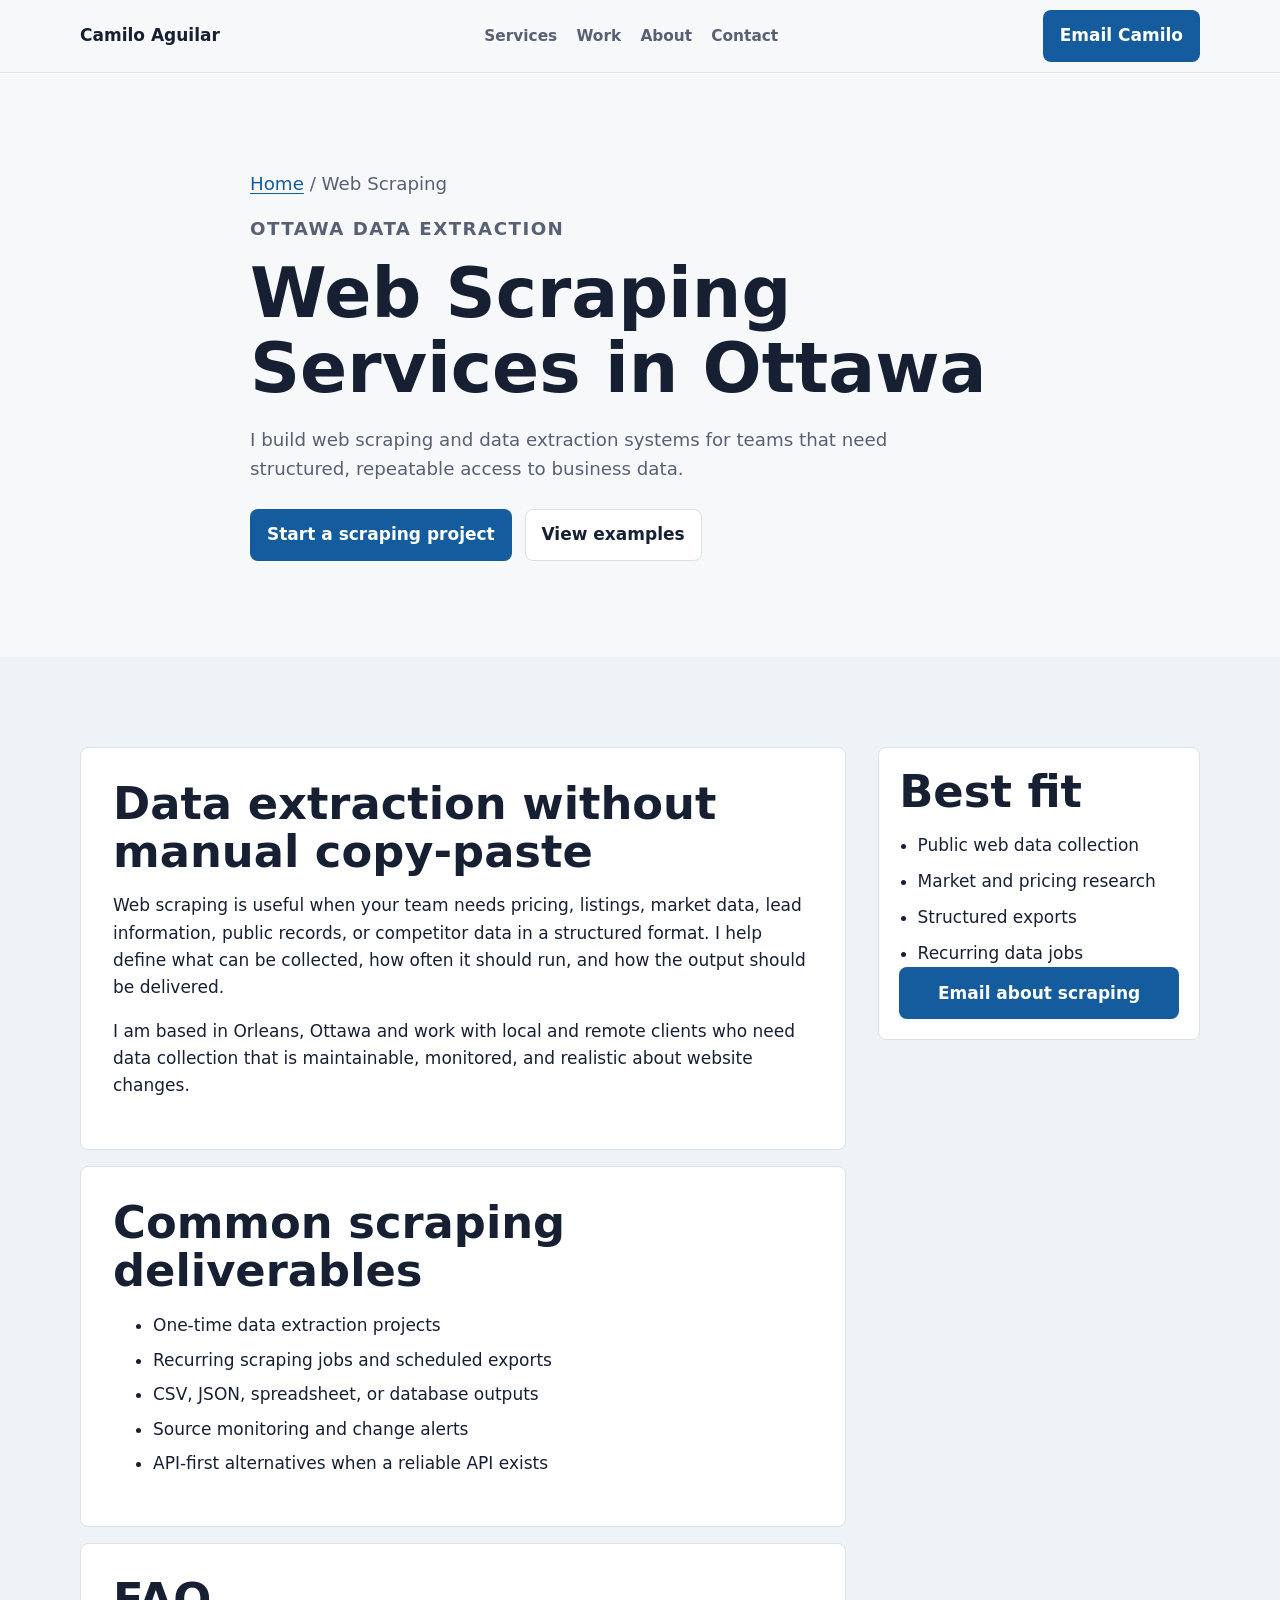
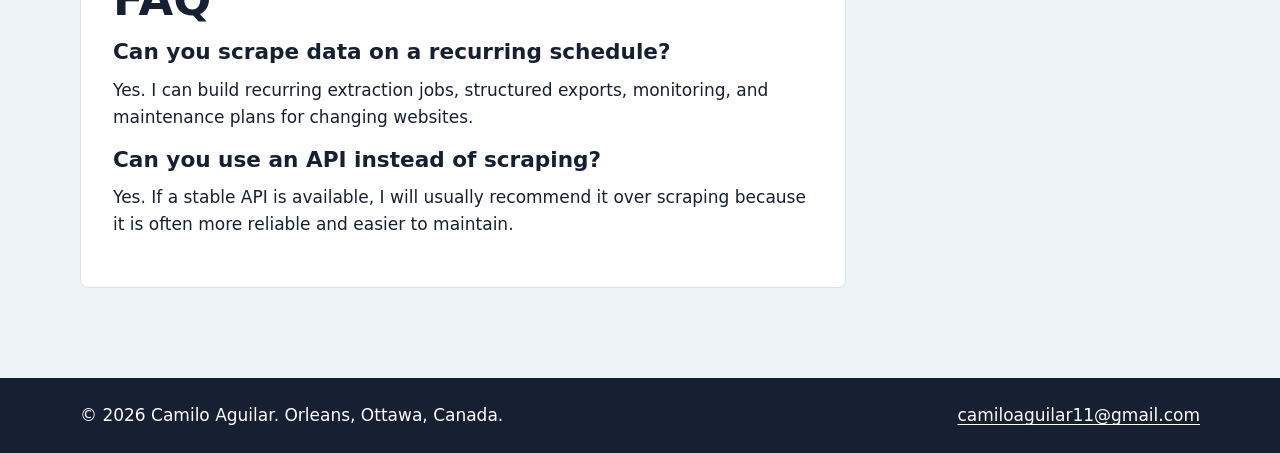
<file: web-scraping-services-ottawa/index.html>
<!doctype html>
<html lang="en-CA">
<head>
  <meta charset="utf-8">
  <meta name="viewport" content="width=device-width, initial-scale=1">
  <title>Web Scraping Services in Ottawa | Data Extraction Developer</title>
  <meta name="description" content="Ottawa web scraping and data extraction services for businesses that need reliable collection, structured exports, monitoring, and custom data pipelines.">
  <link rel="canonical" href="https://kmiloaguilar.com/web-scraping-services-ottawa/">
  <meta name="robots" content="index, follow">
  <meta property="og:type" content="website">
  <meta property="og:title" content="Web Scraping Services in Ottawa">
  <meta property="og:description" content="Reliable web scraping, data extraction, and custom pipeline development from Orleans, Ottawa.">
  <meta property="og:url" content="https://kmiloaguilar.com/web-scraping-services-ottawa/">
  <meta property="og:image" content="https://kmiloaguilar.com/assets/643389.jpeg">
  <meta name="twitter:card" content="summary">
  <link rel="icon" href="/assets/favicon.svg" type="image/svg+xml">
  <link rel="icon" href="/assets/favicon-32x32.png" sizes="32x32" type="image/png">
  <link rel="icon" href="/assets/favicon-16x16.png" sizes="16x16" type="image/png">
  <link rel="shortcut icon" href="/assets/favicon.ico">
  <link rel="apple-touch-icon" href="/assets/apple-touch-icon.png">
  <link rel="stylesheet" href="/css/site.css">
  <script async src="https://www.googletagmanager.com/gtag/js?id=G-XCT9X0J7BD"></script>
  <script>
    window.dataLayer = window.dataLayer || [];
    function gtag(){dataLayer.push(arguments);}
    gtag('js', new Date());
    gtag('config', 'G-XCT9X0J7BD');
  </script>
  <script src="/js/site.js" defer></script>
  <script type="application/ld+json">
  {
    "@context": "https://schema.org",
    "@graph": [
      {
        "@type": "Service",
        "@id": "https://kmiloaguilar.com/web-scraping-services-ottawa/#service",
        "name": "Web Scraping Services in Ottawa",
        "serviceType": "Web scraping and data extraction",
        "provider": {"@type": "Person", "name": "Camilo Aguilar", "url": "https://kmiloaguilar.com/"},
        "areaServed": ["Ottawa", "Orleans", "Kanata", "Nepean", "Gatineau", "Canada"],
        "description": "Custom web scraping, data extraction, structured exports, monitoring, and pipeline development."
      },
      {
        "@type": "BreadcrumbList",
        "itemListElement": [
          {"@type": "ListItem", "position": 1, "name": "Home", "item": "https://kmiloaguilar.com/"},
          {"@type": "ListItem", "position": 2, "name": "Web Scraping Services Ottawa", "item": "https://kmiloaguilar.com/web-scraping-services-ottawa/"}
        ]
      },
      {
        "@type": "FAQPage",
        "mainEntity": [
          {
            "@type": "Question",
            "name": "Can you scrape data on a recurring schedule?",
            "acceptedAnswer": {"@type": "Answer", "text": "Yes. I can build recurring extraction jobs, structured exports, monitoring, and maintenance plans for changing websites."}
          },
          {
            "@type": "Question",
            "name": "Can you use an API instead of scraping?",
            "acceptedAnswer": {"@type": "Answer", "text": "Yes. If a stable API is available, I will usually recommend it over scraping because it is often more reliable and easier to maintain."}
          }
        ]
      }
    ]
  }
  </script>
</head>
<body>
  <a class="skip-link" href="#main">Skip to content</a>
  <header class="site-header">
    <nav class="nav container" aria-label="Primary">
      <a class="brand" href="/">Camilo Aguilar</a>
      <div class="nav-links">
        <a href="/#services">Services</a>
        <a href="/#work">Work</a>
        <a href="/#about">About</a>
        <a href="/#contact">Contact</a>
      </div>
      <a class="nav-cta" href="mailto:camiloaguilar11@gmail.com?subject=Web%20scraping%20inquiry" data-event="lead_click" data-event-label="nav_email_scraping">Email Camilo</a>
    </nav>
  </header>
  <main id="main">
    <section class="service-hero">
      <div class="container narrow">
        <p class="breadcrumb"><a href="/">Home</a> / Web Scraping</p>
        <p class="eyebrow">Ottawa data extraction</p>
        <h1>Web Scraping Services in Ottawa</h1>
        <p class="hero-lede">I build web scraping and data extraction systems for teams that need structured, repeatable access to business data.</p>
        <div class="actions">
          <a class="button primary" href="mailto:camiloaguilar11@gmail.com?subject=Web%20scraping%20inquiry" data-event="lead_click" data-event-label="hero_email_scraping">Start a scraping project</a>
          <a class="button secondary" href="/#work" data-event="view_work" data-event-label="scraping_view_examples">View examples</a>
        </div>
      </div>
    </section>
    <section class="section alt">
      <div class="container detail-grid">
        <div>
          <article class="content-block">
            <h2>Data extraction without manual copy-paste</h2>
            <p>Web scraping is useful when your team needs pricing, listings, market data, lead information, public records, or competitor data in a structured format. I help define what can be collected, how often it should run, and how the output should be delivered.</p>
            <p>I am based in Orleans, Ottawa and work with local and remote clients who need data collection that is maintainable, monitored, and realistic about website changes.</p>
          </article>
          <article class="content-block">
            <h2>Common scraping deliverables</h2>
            <ul>
              <li>One-time data extraction projects</li>
              <li>Recurring scraping jobs and scheduled exports</li>
              <li>CSV, JSON, spreadsheet, or database outputs</li>
              <li>Source monitoring and change alerts</li>
              <li>API-first alternatives when a reliable API exists</li>
            </ul>
          </article>
          <article class="content-block">
            <h2>FAQ</h2>
            <h3>Can you scrape data on a recurring schedule?</h3>
            <p>Yes. I can build recurring extraction jobs, structured exports, monitoring, and maintenance plans for changing websites.</p>
            <h3>Can you use an API instead of scraping?</h3>
            <p>Yes. If a stable API is available, I will usually recommend it over scraping because it is often more reliable and easier to maintain.</p>
          </article>
        </div>
        <aside class="side-panel">
          <h2>Best fit</h2>
          <ul class="check-list">
            <li>Public web data collection</li>
            <li>Market and pricing research</li>
            <li>Structured exports</li>
            <li>Recurring data jobs</li>
          </ul>
          <a class="button primary wide" href="mailto:camiloaguilar11@gmail.com?subject=Web%20scraping%20inquiry" data-event="lead_click" data-event-label="sidebar_email_scraping">Email about scraping</a>
        </aside>
      </div>
    </section>
  </main>
  <footer class="site-footer">
    <div class="container footer-grid">
      <p>&copy; 2026 Camilo Aguilar. Orleans, Ottawa, Canada.</p>
      <a href="mailto:camiloaguilar11@gmail.com" data-event="lead_click" data-event-label="footer_email">camiloaguilar11@gmail.com</a>
    </div>
  </footer>
</body>
</html>
</file>
<file: css/site.css>
:root {
  --bg: #f7f8fa;
  --surface: #ffffff;
  --surface-alt: #eef3f7;
  --text: #172033;
  --muted: #586174;
  --primary: #145c9e;
  --primary-dark: #0d3f71;
  --accent: #128a7f;
  --border: #d9e1ea;
  --shadow: 0 16px 40px rgba(23, 32, 51, 0.08);
  --radius: 8px;
  --max: 1120px;
}

* {
  box-sizing: border-box;
}

html {
  scroll-behavior: smooth;
}

body {
  margin: 0;
  background: var(--bg);
  color: var(--text);
  font-family: Inter, ui-sans-serif, system-ui, -apple-system, BlinkMacSystemFont, "Segoe UI", sans-serif;
  font-size: 17px;
  line-height: 1.6;
  letter-spacing: 0;
}

img {
  display: block;
  max-width: 100%;
  height: auto;
}

a {
  color: var(--primary);
  text-decoration-thickness: 0.08em;
  text-underline-offset: 0.18em;
}

a:hover {
  color: var(--primary-dark);
}

a:focus-visible,
button:focus-visible {
  outline: 3px solid var(--accent);
  outline-offset: 4px;
}

h1,
h2,
h3,
p {
  margin-top: 0;
}

h1,
h2,
h3 {
  line-height: 1.08;
  letter-spacing: 0;
}

h1 {
  max-width: 900px;
  font-size: clamp(2.3rem, 6vw, 4.35rem);
  margin-bottom: 1.25rem;
}

h2 {
  font-size: clamp(1.9rem, 3.5vw, 2.8rem);
  margin-bottom: 1rem;
}

h3 {
  font-size: 1.35rem;
  margin-bottom: 0.8rem;
}

.container {
  width: min(100% - 32px, var(--max));
  margin: 0 auto;
}

.narrow {
  max-width: 780px;
}

.skip-link {
  position: absolute;
  top: 12px;
  left: 12px;
  z-index: 100;
  transform: translateY(-150%);
  padding: 0.7rem 1rem;
  border-radius: var(--radius);
  background: var(--text);
  color: #ffffff;
}

.skip-link:focus {
  transform: translateY(0);
}

.site-header {
  position: sticky;
  top: 0;
  z-index: 20;
  border-bottom: 1px solid rgba(217, 225, 234, 0.9);
  background: rgba(247, 248, 250, 0.94);
  backdrop-filter: blur(12px);
}

.nav {
  display: flex;
  align-items: center;
  justify-content: space-between;
  min-height: 72px;
  gap: 1rem;
}

.brand {
  color: var(--text);
  font-weight: 800;
  text-decoration: none;
}

.nav-links,
.social-links {
  display: flex;
  align-items: center;
  gap: 1.2rem;
  list-style: none;
  margin: 0;
  padding: 0;
}

.nav-links a {
  color: var(--muted);
  font-size: 0.96rem;
  font-weight: 700;
  text-decoration: none;
}

.nav-cta,
.button {
  display: inline-flex;
  align-items: center;
  justify-content: center;
  min-height: 44px;
  padding: 0.72rem 1rem;
  border: 1px solid transparent;
  border-radius: var(--radius);
  font-weight: 800;
  text-decoration: none;
}

.nav-cta,
.button.primary {
  background: var(--primary);
  color: #ffffff;
}

.nav-cta:hover,
.button.primary:hover {
  background: var(--primary-dark);
  color: #ffffff;
}

.button.secondary {
  border-color: var(--border);
  background: var(--surface);
  color: var(--text);
}

.button.wide {
  width: 100%;
}

.hero {
  padding: clamp(4rem, 9vw, 7.2rem) 0 4rem;
}

.hero-grid,
.about-grid,
.contact-grid {
  display: grid;
  grid-template-columns: minmax(0, 1.45fr) minmax(280px, 0.8fr);
  gap: clamp(2rem, 5vw, 4rem);
  align-items: center;
}

.eyebrow {
  margin-bottom: 0.7rem;
  color: var(--accent);
  font-size: 0.84rem;
  font-weight: 900;
  letter-spacing: 0.08em;
  text-transform: uppercase;
}

.hero-lede,
.section-heading p,
.narrow p {
  max-width: 740px;
  color: var(--muted);
  font-size: 1.14rem;
}

.actions,
.trust-list,
.tag-list {
  display: flex;
  flex-wrap: wrap;
  gap: 0.8rem;
  align-items: center;
  margin: 1.6rem 0 0;
  padding: 0;
  list-style: none;
}

.trust-list li,
.tag-list li {
  border: 1px solid var(--border);
  border-radius: 999px;
  background: var(--surface);
  color: var(--text);
  font-size: 0.9rem;
  font-weight: 800;
  padding: 0.42rem 0.72rem;
}

.hero-panel,
.contact-card,
.proof-box {
  border: 1px solid var(--border);
  border-radius: var(--radius);
  background: var(--surface);
  box-shadow: var(--shadow);
  padding: 1.25rem;
}

.portrait {
  width: 136px;
  height: 136px;
  margin-bottom: 1.2rem;
  border-radius: 50%;
  object-fit: cover;
}

.section {
  padding: clamp(3.5rem, 7vw, 6rem) 0;
}

.section.alt {
  background: var(--surface-alt);
}

.section-heading {
  max-width: 820px;
  margin-bottom: 2rem;
}

.card-grid {
  display: grid;
  gap: 1rem;
}

.card-grid.three {
  grid-template-columns: repeat(3, minmax(0, 1fr));
}

.card,
.case-card {
  border: 1px solid var(--border);
  border-radius: var(--radius);
  background: var(--surface);
  padding: 1.3rem;
}

.card p,
.case-card p,
.proof-box li,
.process-list li,
.contact-section p {
  color: var(--muted);
}

.card a,
.text-link {
  font-weight: 800;
}

.case-list {
  display: grid;
  grid-template-columns: repeat(3, minmax(0, 1fr));
  gap: 1rem;
}

.case-card {
  display: flex;
  min-height: 100%;
  flex-direction: column;
  justify-content: space-between;
}

.case-kicker {
  margin-bottom: 0.35rem;
  color: var(--accent);
  font-size: 0.82rem;
  font-weight: 900;
  text-transform: uppercase;
}

.process-list {
  display: grid;
  grid-template-columns: repeat(4, minmax(0, 1fr));
  gap: 1rem;
  margin: 0;
  padding: 0;
  list-style: none;
  counter-reset: process;
}

.process-list li {
  position: relative;
  border-top: 3px solid var(--primary);
  padding: 1rem 0 0;
}

.check-list {
  margin: 0;
  padding-left: 1.15rem;
}

.check-list li + li {
  margin-top: 0.55rem;
}

.contact-section {
  background: var(--primary-dark);
  color: #ffffff;
}

.contact-section .eyebrow,
.contact-section p,
.contact-section a {
  color: #ffffff;
}

.contact-card {
  background: #ffffff;
  color: var(--text);
}

.contact-card .social-links {
  justify-content: center;
  margin-top: 1rem;
}

.contact-card a {
  color: var(--primary);
}

.site-footer {
  padding: 1.5rem 0;
  background: var(--text);
  color: #ffffff;
}

.footer-grid {
  display: flex;
  flex-wrap: wrap;
  gap: 0.75rem 1rem;
  align-items: center;
  justify-content: space-between;
}

.site-footer p {
  margin: 0;
}

.site-footer a {
  color: #ffffff;
}

.service-hero {
  padding: clamp(3.5rem, 8vw, 6rem) 0;
}

.breadcrumb {
  margin-bottom: 1rem;
  color: var(--muted);
  font-size: 0.95rem;
}

.detail-grid {
  display: grid;
  grid-template-columns: minmax(0, 1fr) minmax(260px, 0.42fr);
  gap: 2rem;
  align-items: start;
}

.content-block {
  border: 1px solid var(--border);
  border-radius: var(--radius);
  background: var(--surface);
  padding: clamp(1.25rem, 3vw, 2rem);
}

.content-block + .content-block {
  margin-top: 1rem;
}

.content-block li {
  margin-bottom: 0.45rem;
}

.side-panel {
  position: sticky;
  top: 96px;
  border: 1px solid var(--border);
  border-radius: var(--radius);
  background: var(--surface);
  padding: 1.25rem;
}

@media (max-width: 860px) {
  .nav {
    align-items: flex-start;
    flex-direction: column;
    padding: 0.9rem 0;
  }

  .nav-links {
    width: 100%;
    flex-wrap: wrap;
  }

  .nav-cta {
    width: 100%;
  }

  .hero-grid,
  .about-grid,
  .contact-grid,
  .detail-grid,
  .card-grid.three,
  .case-list,
  .process-list {
    grid-template-columns: 1fr;
  }

  .side-panel {
    position: static;
  }
}

@media (max-width: 520px) {
  .container {
    width: min(100% - 24px, var(--max));
  }

  body {
    font-size: 16px;
  }

  .actions,
  .button {
    width: 100%;
  }

  .nav-links {
    gap: 0.75rem;
  }
}

@media (prefers-reduced-motion: reduce) {
  *,
  *::before,
  *::after {
    scroll-behavior: auto !important;
    transition-duration: 0.01ms !important;
    animation-duration: 0.01ms !important;
    animation-iteration-count: 1 !important;
  }
}
</file>
